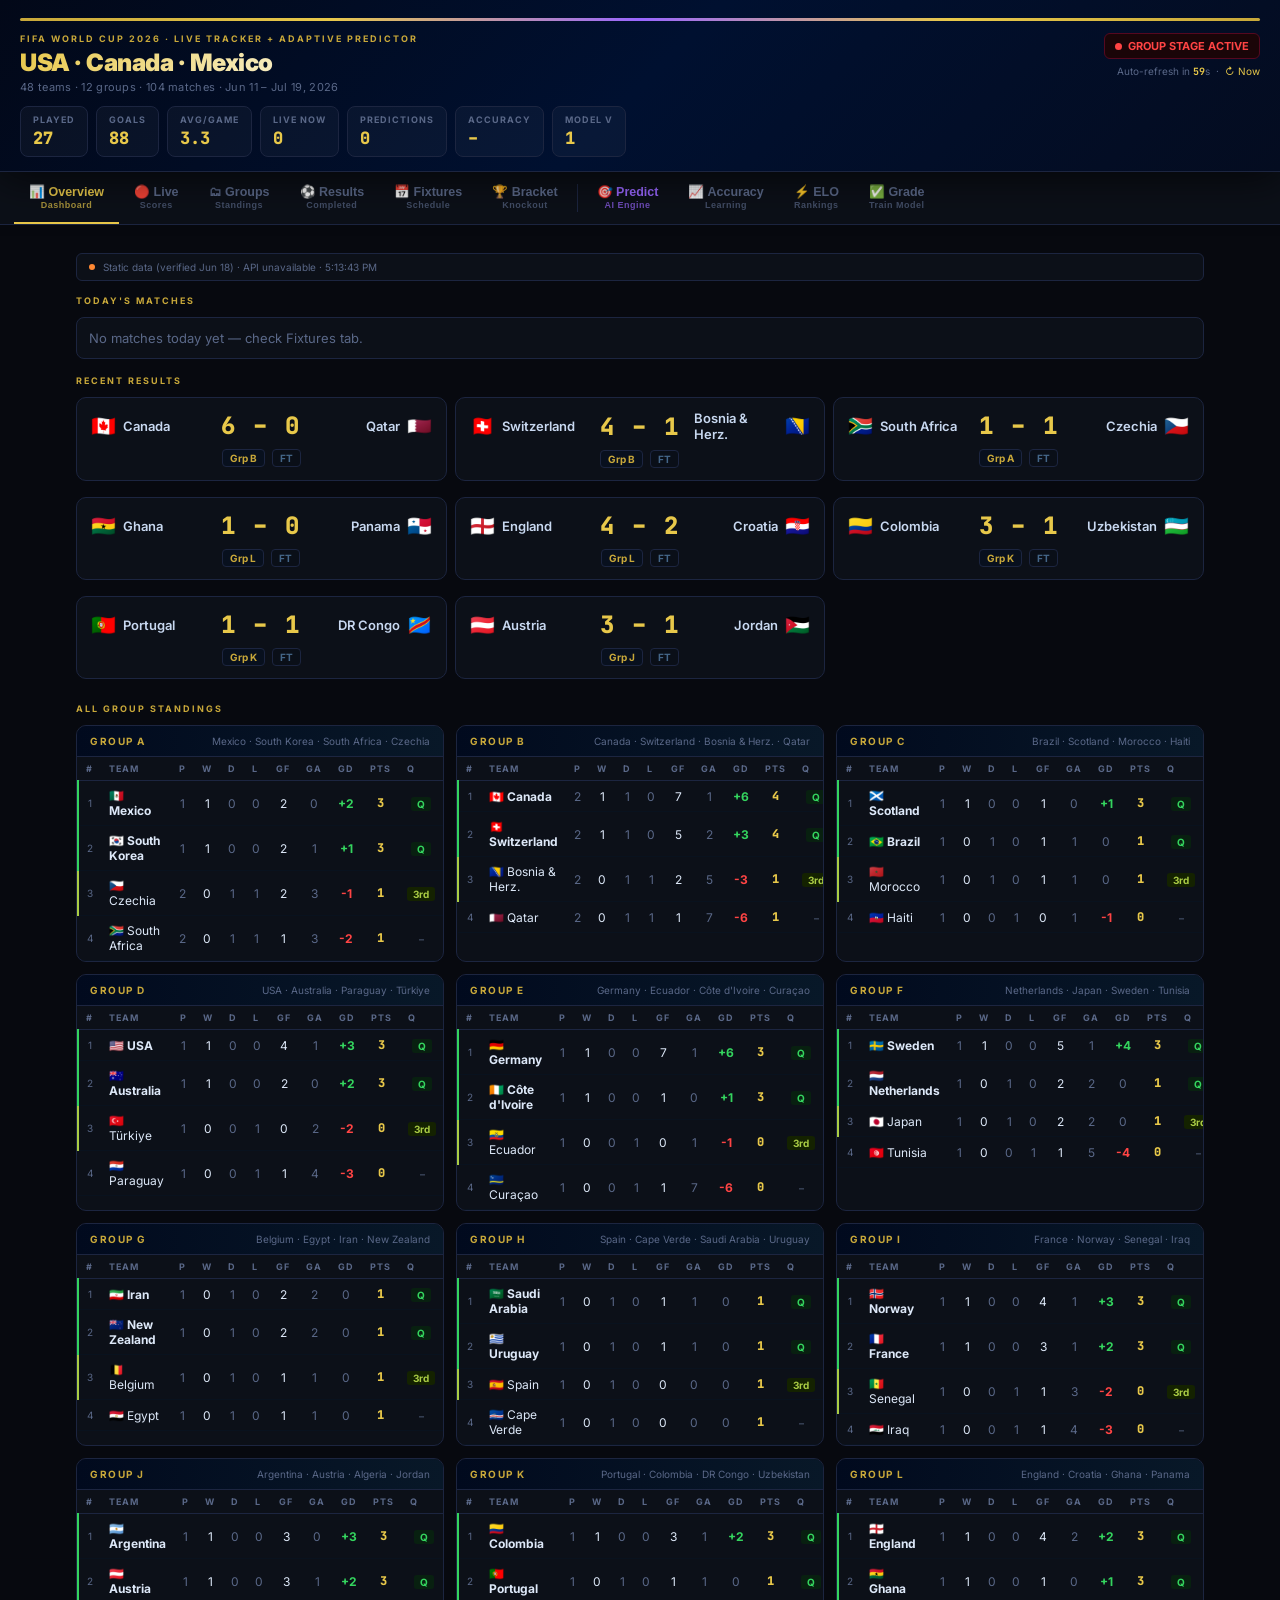
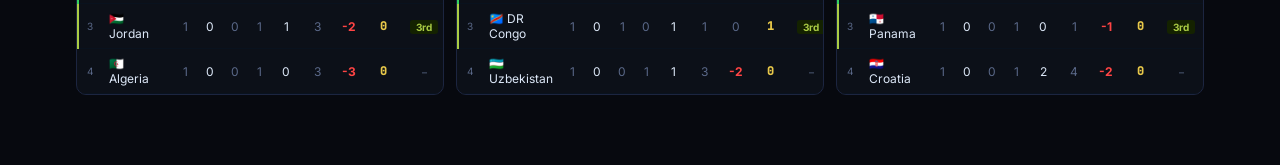
<file: wc2026-tracker-index.html>
<!DOCTYPE html>
<html lang="en">
<head>
<meta charset="UTF-8"/>
<meta name="viewport" content="width=device-width,initial-scale=1"/>
<meta name="description" content="FIFA World Cup 2026 Live Tracker + Adaptive Match Predictor. Live scores, standings, bracket, and an ELO model that learns from every result."/>
<title>⚽ FIFA World Cup 2026 — Live Tracker & Predictor</title>
<link rel="icon" href="data:image/svg+xml,<svg xmlns='http://www.w3.org/2000/svg' viewBox='0 0 100 100'><text y='.9em' font-size='90'>⚽</text></svg>"/>
<link rel="preconnect" href="https://fonts.googleapis.com"/>
<link href="https://fonts.googleapis.com/css2?family=Inter:wght@400;500;600;700;800;900&family=JetBrains+Mono:wght@700&display=swap" rel="stylesheet"/>
<style>
/* ═══════════════════════════════════════════════
   DESIGN TOKENS
═══════════════════════════════════════════════ */
:root {
  --bg:      #07090f;
  --bg2:     #0c1018;
  --bg3:     #101520;
  --border:  #1c2540;
  --border2: #253060;
  --gold:    #e8c84a;
  --gold2:   #c8a83a;
  --text:    #dde8f8;
  --muted:   #5a6888;
  --dim:     #8898bb;
  --green:   #34d45e;
  --red:     #ff4444;
  --blue:    #4488ff;
  --purple:  #9966ff;
  --orange:  #ff8833;
}
*{box-sizing:border-box;margin:0;padding:0}
body{font-family:'Inter',system-ui,sans-serif;background:var(--bg);color:var(--text);min-height:100vh;overflow-x:hidden}
::-webkit-scrollbar{width:4px;height:4px;background:var(--bg)}
::-webkit-scrollbar-thumb{background:var(--border);border-radius:2px}

/* ═══════════════════════════════════════════════
   LOADING SCREEN
═══════════════════════════════════════════════ */
#loading-screen{
  position:fixed;inset:0;background:var(--bg);
  display:flex;align-items:center;justify-content:center;
  flex-direction:column;gap:14px;z-index:9999;
  transition:opacity .4s;
}
#loading-screen.hidden{opacity:0;pointer-events:none}
.loader{width:40px;height:40px;border:3px solid var(--border2);border-top-color:var(--gold);border-radius:50%;animation:spin .8s linear infinite}
.loading-text{color:var(--dim);font-size:13px;letter-spacing:.5px}
.loading-sub{color:var(--muted);font-size:11px}

/* ═══════════════════════════════════════════════
   HEADER
═══════════════════════════════════════════════ */
header{
  background:linear-gradient(135deg,#020818 0%,#001030 50%,#040c20 100%);
  border-bottom:1px solid var(--border);
  padding:18px 20px 14px;
  position:sticky;top:0;z-index:100;
  box-shadow:0 4px 40px rgba(0,0,0,.7);
}
.header-accent{height:3px;background:linear-gradient(90deg,var(--gold2),var(--gold),var(--purple),var(--gold),var(--gold2));margin-bottom:12px;border-radius:2px}
.header-row{display:flex;align-items:flex-start;justify-content:space-between;flex-wrap:wrap;gap:10px}
.header-title{font-size:clamp(15px,2.5vw,24px);font-weight:900;background:linear-gradient(135deg,var(--gold),#fff);-webkit-background-clip:text;-webkit-text-fill-color:transparent;letter-spacing:-0.5px}
.header-sub{font-size:11px;color:var(--muted);margin-top:3px;letter-spacing:.3px}
.eyebrow{font-size:9px;font-weight:700;letter-spacing:2px;color:var(--gold2);text-transform:uppercase;margin-bottom:4px}
.header-right{display:flex;flex-direction:column;align-items:flex-end;gap:6px}
.live-badge{display:flex;align-items:center;gap:6px;background:#1a0508;border:1px solid #550820;border-radius:6px;padding:5px 10px;font-size:11px;font-weight:700;color:var(--red)}
.blip{width:7px;height:7px;border-radius:50%;background:var(--red);animation:pulse 1.2s ease-in-out infinite;flex-shrink:0}
.refresh-info{font-size:10px;color:var(--muted)}
#countdown{color:var(--gold);font-weight:700;font-family:'JetBrains Mono',monospace}
.refresh-link{color:var(--gold);text-decoration:none;cursor:pointer}

/* ═══════════════════════════════════════════════
   STATS BAR
═══════════════════════════════════════════════ */
.stats-bar{display:flex;gap:8px;flex-wrap:wrap;margin-top:12px}
.stat{background:rgba(255,255,255,.03);border:1px solid var(--border);border-radius:8px;padding:7px 12px}
.stat-label{font-size:9px;color:var(--muted);font-weight:700;letter-spacing:1px;text-transform:uppercase;margin-bottom:2px}
.stat-val{font-size:17px;font-weight:900;color:var(--gold);font-family:'JetBrains Mono',monospace}

/* ═══════════════════════════════════════════════
   NAVIGATION
═══════════════════════════════════════════════ */
nav{display:flex;background:var(--bg2);border-bottom:1px solid var(--border);overflow-x:auto;padding:0 14px;-ms-overflow-style:none;scrollbar-width:none}
nav::-webkit-scrollbar{display:none}
.nav-section{display:flex;align-items:center}
.nav-divider{width:1px;height:28px;background:var(--border);margin:0 4px;flex-shrink:0;align-self:center}
.tab{padding:12px 15px;font-size:12.5px;font-weight:600;background:transparent;border:none;color:var(--muted);cursor:pointer;border-bottom:2px solid transparent;white-space:nowrap;transition:color .15s}
.tab.active{color:var(--gold);border-bottom-color:var(--gold)}
.tab:hover:not(.active){color:var(--dim)}
.tab-label-sm{font-size:9px;display:block;text-align:center;letter-spacing:.5px;opacity:.7;margin-top:1px}

/* ═══════════════════════════════════════════════
   MAIN LAYOUT
═══════════════════════════════════════════════ */
main{padding:16px 16px 70px;max-width:1160px;margin:0 auto}
.page{display:none}
.page.active{display:block}
.section-label{font-size:9px;font-weight:700;letter-spacing:2px;color:var(--gold2);text-transform:uppercase;margin-bottom:11px}
.two-col{display:grid;grid-template-columns:1fr 1fr;gap:14px}
@media(max-width:700px){.two-col{grid-template-columns:1fr}}

/* ═══════════════════════════════════════════════
   MATCH CARDS
═══════════════════════════════════════════════ */
.match-card{background:var(--bg2);border:1px solid var(--border);border-radius:10px;padding:12px 14px;margin-bottom:8px;transition:border-color .15s}
.match-card:hover{border-color:var(--border2)}
.match-card.live-now{border-color:#661028;background:#0d0810;animation:livepulse 2s ease-in-out infinite}
.match-card.has-pred{border-left:3px solid var(--purple)}
.match-teams{display:flex;align-items:center;justify-content:space-between;gap:8px}
.team{flex:1;display:flex;align-items:center;gap:7px}
.team.away{flex-direction:row-reverse}
.team-flag{font-size:20px;line-height:1;flex-shrink:0}
.team-name{font-size:13px;font-weight:600;color:#c8d8f0}
.score-box{text-align:center;padding:0 6px;min-width:58px}
.score{font-size:24px;font-weight:900;color:var(--gold);font-family:'JetBrains Mono',monospace;letter-spacing:2px}
.score-vs{font-size:13px;color:var(--muted);font-weight:600}
.match-meta{display:flex;align-items:center;justify-content:center;gap:7px;margin-top:8px;flex-wrap:wrap}
.badge{display:inline-block;padding:2px 7px;border-radius:4px;font-size:10px;font-weight:700}
.badge-group{background:#08101e;border:1px solid var(--border);color:var(--gold2)}
.badge-ft{background:#0a0f18;border:1px solid var(--border);color:#446688}
.badge-live{background:#1a0508;border:1px solid #552020;color:var(--red)}
.badge-upcoming{background:#080e1c;border:1px solid var(--border);color:#5577aa}
.pred-mini{font-size:10px;color:var(--purple);font-weight:600;margin-top:3px;text-align:center}

/* prediction overlay on match card */
.prob-strip{display:flex;height:5px;border-radius:2px;overflow:hidden;margin-top:7px}
.prob-h{background:#1a4020;transition:width .5s}
.prob-d{background:#2a2a10;transition:width .5s}
.prob-a{background:#3a0808;transition:width .5s}

/* ═══════════════════════════════════════════════
   STANDINGS TABLE
═══════════════════════════════════════════════ */
.groups-grid{display:grid;grid-template-columns:repeat(auto-fill,minmax(340px,1fr));gap:12px}
.group-card{background:var(--bg2);border:1px solid var(--border);border-radius:10px;overflow:hidden}
.group-header{background:linear-gradient(90deg,#010a1e,#081828);padding:9px 13px;border-bottom:1px solid var(--border);display:flex;align-items:center;justify-content:space-between}
.group-title{font-size:10px;font-weight:700;letter-spacing:1.5px;color:var(--gold2);text-transform:uppercase}
.group-hint{font-size:10px;color:var(--muted)}
table{width:100%;border-collapse:collapse}
th{font-size:9px;color:var(--muted);font-weight:700;letter-spacing:1px;padding:6px 8px;text-align:left;border-bottom:1px solid var(--border);text-transform:uppercase}
td{padding:7px 8px;font-size:12px;border-bottom:1px solid #09121e;vertical-align:middle}
tr.qual td:first-child{border-left:2px solid var(--green)}
tr.third td:first-child{border-left:2px solid #aacc44}
td.ctr{text-align:center}
td.pts-cell{font-weight:900;color:var(--gold);font-family:'JetBrains Mono',monospace;text-align:center}
td.gd-pos{color:var(--green);font-weight:700;text-align:center}
td.gd-neg{color:var(--red);font-weight:700;text-align:center}
td.gd-zero{color:var(--muted);text-align:center}
.q-q{display:inline-block;padding:1px 6px;border-radius:3px;font-size:10px;font-weight:700;background:#082010;color:var(--green)}
.q-3{display:inline-block;padding:1px 6px;border-radius:3px;font-size:10px;font-weight:700;background:#142200;color:#aacc44}
.q-x{color:var(--muted);font-size:10px}

/* ═══════════════════════════════════════════════
   PREDICTOR STYLES
═══════════════════════════════════════════════ */
.pred-card{background:var(--bg2);border:1px solid var(--border2);border-radius:12px;padding:16px;margin-bottom:12px;transition:border-color .2s}
.pred-card:hover{border-color:var(--purple)}
.pred-teams{display:flex;align-items:center;justify-content:space-between;gap:8px;margin-bottom:14px}
.pred-team{flex:1;text-align:center}
.pred-flag{font-size:30px;display:block;margin-bottom:4px}
.pred-name{font-size:13px;font-weight:700;color:#c8d8f0}
.pred-elo{font-size:10px;color:var(--muted);margin-top:2px;font-family:'JetBrains Mono',monospace}
.pred-center{text-align:center;padding:0 6px}
.pred-score-display{font-size:26px;font-weight:900;color:var(--gold);font-family:'JetBrains Mono',monospace;letter-spacing:3px}
.pred-date{font-size:10px;color:var(--gold2);margin-top:4px}
.pred-venue{font-size:10px;color:var(--muted);margin-top:2px}
.bar-labels{display:flex;justify-content:space-between;font-size:11px;margin-bottom:3px}
.bar-outer{background:#0a1020;border-radius:4px;height:22px;overflow:hidden;display:flex}
.bar-h{background:linear-gradient(90deg,#1a4020,#2a7030);display:flex;align-items:center;justify-content:center;font-size:10px;font-weight:700;color:var(--green);transition:width .6s;min-width:0}
.bar-d{background:linear-gradient(90deg,#2a2a10,#3a3a18);display:flex;align-items:center;justify-content:center;font-size:10px;font-weight:700;color:var(--gold);transition:width .6s;min-width:0}
.bar-a{background:linear-gradient(90deg,#3a0808,#601010);display:flex;align-items:center;justify-content:center;font-size:10px;font-weight:700;color:var(--red);transition:width .6s;min-width:0}
.conf-row{display:flex;align-items:center;gap:8px;margin-top:10px}
.conf-bar-outer{flex:1;background:#0a1020;border-radius:4px;height:6px;overflow:hidden}
.conf-bar-fill{height:100%;border-radius:4px;transition:width .6s}
.factors{margin-top:10px;font-size:11px;color:var(--muted);line-height:1.7}
.pick-row{display:flex;gap:8px;margin-top:12px}
.pick-btn{flex:1;padding:8px 4px;border-radius:6px;font-weight:700;font-size:12px;cursor:pointer;transition:all .15s;font-family:'Inter',sans-serif}
.pick-saved{font-size:11px;color:var(--dim);margin-top:7px;text-align:center}

/* Grade tab */
.grade-card{background:var(--bg2);border:1px solid var(--border);border-radius:10px;padding:14px;margin-bottom:10px}
.grade-teams{display:flex;align-items:center;gap:8px;margin-bottom:11px;flex-wrap:wrap}
.score-input{width:52px;padding:7px;text-align:center;background:#06090f;border:1px solid var(--border2);border-radius:6px;color:var(--gold);font-size:18px;font-weight:900;font-family:'JetBrains Mono',monospace}
.score-input:focus{outline:none;border-color:var(--gold)}
.grade-feedback{margin-top:10px;font-size:12px;padding:8px 12px;border-radius:6px}
.grade-feedback.correct{background:#082010;border:1px solid #1a4020;color:var(--green)}
.grade-feedback.wrong{background:#1a0808;border:1px solid #401010;color:#ff8888}

/* Accuracy / History */
.acc-metrics{display:flex;gap:14px;justify-content:space-around;flex-wrap:wrap;margin-bottom:16px}
.metric{display:flex;flex-direction:column;align-items:center}
.metric-val{font-size:26px;font-weight:900;font-family:'JetBrains Mono',monospace}
.metric-label{font-size:9px;color:var(--muted);letter-spacing:1px;text-transform:uppercase;margin-top:3px}
.hist-row{background:var(--bg3);border-radius:7px;padding:9px 12px;margin-bottom:6px;display:flex;align-items:center;gap:9px;flex-wrap:wrap}
.tag-correct{display:inline-block;padding:2px 7px;border-radius:4px;font-size:10px;font-weight:700;background:#082010;color:var(--green)}
.tag-wrong{display:inline-block;padding:2px 7px;border-radius:4px;font-size:10px;font-weight:700;background:#1a0808;color:var(--red)}

/* ELO table */
.elo-row{padding:7px 14px;border-bottom:1px solid #09121e;display:flex;align-items:center;gap:9px}
.elo-bar-wrap{flex:2;background:#0a1020;border-radius:3px;height:7px;overflow:hidden}
.elo-bar-fill{height:100%;border-radius:3px;transition:width .4s}

/* Bracket */
.bracket-grid{display:grid;grid-template-columns:repeat(auto-fill,minmax(200px,1fr));gap:8px;margin-bottom:20px}
.bracket-match{background:var(--bg2);border:1px solid var(--border);border-radius:8px;padding:10px 12px}
.bracket-id{font-size:9px;color:var(--gold2);font-weight:700;letter-spacing:1px;margin-bottom:6px}
.bracket-slot{background:#07101e;border-radius:4px;padding:5px 8px;font-size:11.5px;color:#99aabb;margin:3px 0}
.bracket-slot.filled{color:var(--text);font-weight:600}
.bracket-vs{text-align:center;font-size:9px;color:#223344;margin:1px 0}
.knockout-row{display:flex;flex-wrap:wrap;gap:10px}
.knockout-card{background:var(--bg2);border:1px solid var(--border);border-radius:8px;padding:12px 16px;text-align:center;min-width:150px;opacity:.65}

/* Upcoming list */
.upcoming-item{background:var(--bg2);border:1px solid var(--border);border-radius:8px;padding:10px 13px;margin-bottom:7px;display:flex;align-items:center;gap:9px;flex-wrap:wrap}

/* Status bar */
#status-bar{font-size:10px;color:var(--muted);margin-top:12px;padding:7px 12px;background:var(--bg2);border:1px solid var(--border);border-radius:6px;display:flex;align-items:center;gap:8px;flex-wrap:wrap}
.sdot{width:6px;height:6px;border-radius:50%;flex-shrink:0}
.sdot.ok{background:var(--green)}
.sdot.warn{background:var(--orange)}
.sdot.loading{background:var(--gold);animation:pulse .8s ease-in-out infinite}
.sdot.error{background:var(--red)}

/* Buttons */
.btn-gold{background:linear-gradient(135deg,var(--gold2),var(--gold));color:#000;border:none;border-radius:6px;padding:8px 14px;font-weight:800;font-size:12px;cursor:pointer;font-family:'Inter',sans-serif;letter-spacing:.3px}
.btn-gold:disabled{opacity:.5;cursor:not-allowed}
.spinner{display:inline-block;width:13px;height:13px;border:2px solid #333;border-top-color:var(--gold);border-radius:50%;animation:spin .8s linear infinite;vertical-align:middle;margin-left:5px}

/* AI box */
.ai-box{background:#060d1a;border:1px solid #1a3060;border-radius:10px;padding:14px;margin-top:12px}
.ai-result{font-size:13px;color:#aabbcc;line-height:1.75;white-space:pre-wrap;margin-top:10px}
.ai-placeholder{font-size:12px;color:#334466;margin-top:8px}

/* Info callout */
.callout{background:#080e1a;border:1px solid var(--border);border-radius:8px;padding:12px;font-size:12px;color:var(--dim);line-height:1.7;margin-bottom:14px}
.callout strong{color:var(--gold)}

/* Animations */
@keyframes spin{to{transform:rotate(360deg)}}
@keyframes pulse{0%,100%{opacity:1}50%{opacity:.3}}
@keyframes livepulse{0%,100%{border-color:#661028}50%{border-color:#aa1030}}
@keyframes fadein{from{opacity:0;transform:translateY(8px)}to{opacity:1;transform:translateY(0)}}
.fadein{animation:fadein .3s ease}
</style>
</head>
<body>

<!-- LOADING -->
<div id="loading-screen">
  <div class="loader"></div>
  <div class="loading-text">⚽ FIFA World Cup 2026</div>
  <div class="loading-sub">Loading live data & prediction model…</div>
</div>

<!-- HEADER -->
<header>
  <div class="header-accent"></div>
  <div class="header-row">
    <div>
      <div class="eyebrow">FIFA World Cup 2026 · Live Tracker + Adaptive Predictor</div>
      <div class="header-title">USA · Canada · Mexico</div>
      <div class="header-sub">48 teams · 12 groups · 104 matches · Jun 11 – Jul 19, 2026</div>
    </div>
    <div class="header-right">
      <div class="live-badge"><span class="blip"></span>GROUP STAGE ACTIVE</div>
      <div class="refresh-info">
        Auto-refresh in <span id="countdown">60</span>s &nbsp;·&nbsp;
        <span class="refresh-link" onclick="manualRefresh()">↻ Now</span>
      </div>
    </div>
  </div>
  <div class="stats-bar">
    <div class="stat"><div class="stat-label">Played</div><div class="stat-val" id="s-played">–</div></div>
    <div class="stat"><div class="stat-label">Goals</div><div class="stat-val" id="s-goals">–</div></div>
    <div class="stat"><div class="stat-label">Avg/Game</div><div class="stat-val" id="s-avg">–</div></div>
    <div class="stat"><div class="stat-label">Live Now</div><div class="stat-val" id="s-live">0</div></div>
    <div class="stat"><div class="stat-label">Predictions</div><div class="stat-val" id="s-preds">–</div></div>
    <div class="stat"><div class="stat-label">Accuracy</div><div class="stat-val" id="s-acc">–</div></div>
    <div class="stat"><div class="stat-label">Model v</div><div class="stat-val" id="s-mv">1</div></div>
  </div>
</header>

<!-- NAV -->
<nav>
  <div class="nav-section">
    <button class="tab active" onclick="showTab('overview',this)">📊 Overview<span class="tab-label-sm">Dashboard</span></button>
    <button class="tab" onclick="showTab('live',this)">🔴 Live<span class="tab-label-sm">Scores</span></button>
    <button class="tab" onclick="showTab('groups',this)">🗂 Groups<span class="tab-label-sm">Standings</span></button>
    <button class="tab" onclick="showTab('results',this)">⚽ Results<span class="tab-label-sm">Completed</span></button>
    <button class="tab" onclick="showTab('upcoming',this)">📅 Fixtures<span class="tab-label-sm">Schedule</span></button>
    <button class="tab" onclick="showTab('bracket',this)">🏆 Bracket<span class="tab-label-sm">Knockout</span></button>
  </div>
  <div class="nav-divider"></div>
  <div class="nav-section">
    <button class="tab" onclick="showTab('predict',this)" style="color:var(--purple)">🎯 Predict<span class="tab-label-sm">AI Engine</span></button>
    <button class="tab" onclick="showTab('accuracy',this)">📈 Accuracy<span class="tab-label-sm">Learning</span></button>
    <button class="tab" onclick="showTab('elo',this)">⚡ ELO<span class="tab-label-sm">Rankings</span></button>
    <button class="tab" onclick="showTab('grade',this)">✅ Grade<span class="tab-label-sm">Train Model</span></button>
  </div>
</nav>

<!-- MAIN -->
<main>
  <div id="status-bar"><span class="sdot loading" id="sdot"></span><span id="stext">Connecting…</span></div>

  <!-- OVERVIEW -->
  <div id="page-overview" class="page active">
    <div style="margin-top:14px" class="section-label">Today's Matches</div>
    <div id="ov-today"></div>
    <div class="section-label" style="margin-top:16px">Recent Results</div>
    <div id="ov-recent" style="display:grid;grid-template-columns:repeat(auto-fill,minmax(300px,1fr));gap:8px"></div>
    <div class="section-label" style="margin-top:16px">All Group Standings</div>
    <div id="ov-standings" class="groups-grid"></div>
  </div>

  <!-- LIVE SCORES -->
  <div id="page-live" class="page">
    <div style="margin-top:14px" class="section-label">Live Now</div>
    <div id="live-now"></div>
    <div class="section-label" style="margin-top:16px">Up Next (48 hours)</div>
    <div id="live-next" style="display:grid;grid-template-columns:repeat(auto-fill,minmax(300px,1fr));gap:8px"></div>
  </div>

  <!-- GROUPS -->
  <div id="page-groups" class="page">
    <div style="margin-top:14px;display:flex;gap:6px;flex-wrap:wrap;margin-bottom:16px" id="grp-picker"></div>
    <div id="grp-detail"></div>
  </div>

  <!-- RESULTS -->
  <div id="page-results" class="page">
    <div style="margin-top:14px" class="section-label" id="res-label">Completed Matches</div>
    <div id="all-results" style="display:grid;grid-template-columns:repeat(auto-fill,minmax(300px,1fr));gap:8px"></div>
  </div>

  <!-- FIXTURES -->
  <div id="page-upcoming" class="page">
    <div style="margin-top:14px" class="section-label">Upcoming Fixtures</div>
    <div id="upcoming-list"></div>
  </div>

  <!-- BRACKET -->
  <div id="page-bracket" class="page">
    <div style="margin-top:14px" class="section-label">Round of 32 — Knockout Pathway (Jun 28 – Jul 3)</div>
    <div id="bkt-r32" class="bracket-grid"></div>
    <div class="section-label">Later Rounds</div>
    <div id="bkt-later" class="knockout-row"></div>
  </div>

  <!-- PREDICT -->
  <div id="page-predict" class="page">
    <div style="margin-top:14px" class="callout">
      <strong>How the engine works:</strong> Each match runs through a 3-layer model — ELO ratings (seeded from FIFA Nov 2025 rankings and updated after every result), form weighting (last 3 results, newest weighted heaviest), and learned matchup bias (applied when the model gets a prediction wrong). Your picks are saved. Go to <strong>✅ Grade</strong> after each match to feed the real score back in and make the model smarter.
    </div>
    <div class="section-label">Upcoming Matches — Predictions</div>
    <div id="pred-list"></div>
    <div class="ai-box">
      <div style="display:flex;align-items:center;justify-content:space-between;margin-bottom:8px">
        <div class="section-label" style="margin-bottom:0">⚡ AI Analyst — Model Insights</div>
        <button class="btn-gold" onclick="runAI()">Run Analysis</button>
      </div>
      <div id="ai-result" class="ai-placeholder">Click to get AI insight on model uncertainty, blind spots, and high-confidence picks based on current ELO and history.</div>
    </div>
  </div>

  <!-- ACCURACY -->
  <div id="page-accuracy" class="page">
    <div style="margin-top:14px" class="section-label">Model Performance</div>
    <div style="background:var(--bg2);border:1px solid var(--border);border-radius:10px;padding:16px;margin-bottom:12px">
      <div class="acc-metrics" id="acc-metrics"></div>
      <div class="section-label" id="hist-label">Prediction History</div>
      <div id="pred-history"></div>
    </div>
    <div style="background:var(--bg2);border:1px solid var(--border);border-radius:10px;padding:16px" id="bias-section" style="display:none">
      <div class="section-label">Learned Matchup Biases</div>
      <div style="font-size:11px;color:var(--muted);margin-bottom:10px">Applied after wrong predictions. Model corrects these probabilities going forward.</div>
      <div id="bias-list"></div>
    </div>
  </div>

  <!-- ELO -->
  <div id="page-elo" class="page">
    <div style="margin-top:14px" class="section-label">Live ELO Rankings — Updated After Every Result</div>
    <div style="font-size:11px;color:var(--muted);margin-bottom:14px;line-height:1.6">Seeded from FIFA Nov 2025 rankings. Recomputed through all <span id="elo-match-count">27</span> completed matches. K-factor: 32. Delta = change from starting value.</div>
    <div style="background:var(--bg2);border:1px solid var(--border);border-radius:10px;overflow:hidden">
      <div style="background:linear-gradient(90deg,#010a1e,#081828);padding:9px 14px;border-bottom:1px solid var(--border)">
        <span style="font-size:10px;font-weight:700;letter-spacing:1.5px;color:var(--gold2);text-transform:uppercase">All 48 Teams — Current ELO</span>
      </div>
      <div id="elo-list"></div>
    </div>
  </div>

  <!-- GRADE -->
  <div id="page-grade" class="page">
    <div style="margin-top:14px" class="callout">
      <strong>Training the model:</strong> Enter the real final score for any match. The model will: (1) check if it predicted correctly, (2) update ELO for both teams, (3) apply a Bayesian bias correction if it was wrong, (4) increment model version and save permanently to localStorage so learning persists across sessions.
    </div>
    <div class="section-label">Enter Final Scores — Feed Results into Model</div>
    <div id="grade-list"></div>
  </div>

</main>

<script>
'use strict';
// ╔══════════════════════════════════════════════════════════╗
// ║  WORLD CUP 2026 — LIVE TRACKER + ADAPTIVE PREDICTOR    ║
// ║  Single-file · localStorage persistence · No build step ║
// ╚══════════════════════════════════════════════════════════╝

// ─────────────────────────────────────────────────────────────
// STATIC DATA
// ─────────────────────────────────────────────────────────────
const GROUPS_META = {
  A:["Mexico","South Korea","South Africa","Czechia"],
  B:["Canada","Switzerland","Bosnia & Herz.","Qatar"],
  C:["Brazil","Scotland","Morocco","Haiti"],
  D:["USA","Australia","Paraguay","Türkiye"],
  E:["Germany","Ecuador","Côte d'Ivoire","Curaçao"],
  F:["Netherlands","Japan","Sweden","Tunisia"],
  G:["Belgium","Egypt","Iran","New Zealand"],
  H:["Spain","Cape Verde","Saudi Arabia","Uruguay"],
  I:["France","Norway","Senegal","Iraq"],
  J:["Argentina","Austria","Algeria","Jordan"],
  K:["Portugal","Colombia","DR Congo","Uzbekistan"],
  L:["England","Croatia","Ghana","Panama"],
};

const FLAGS = {
  "Mexico":"🇲🇽","South Africa":"🇿🇦","South Korea":"🇰🇷","Czechia":"🇨🇿","Canada":"🇨🇦",
  "Switzerland":"🇨🇭","Bosnia & Herz.":"🇧🇦","Qatar":"🇶🇦","Brazil":"🇧🇷","Scotland":"🏴󠁧󠁢󠁳󠁣󠁴󠁿",
  "Morocco":"🇲🇦","Haiti":"🇭🇹","USA":"🇺🇸","Australia":"🇦🇺","Paraguay":"🇵🇾","Türkiye":"🇹🇷",
  "Germany":"🇩🇪","Ecuador":"🇪🇨","Côte d'Ivoire":"🇨🇮","Curaçao":"🇨🇼","Netherlands":"🇳🇱",
  "Japan":"🇯🇵","Sweden":"🇸🇪","Tunisia":"🇹🇳","Belgium":"🇧🇪","Egypt":"🇪🇬","Iran":"🇮🇷",
  "New Zealand":"🇳🇿","Spain":"🇪🇸","Cape Verde":"🇨🇻","Saudi Arabia":"🇸🇦","Uruguay":"🇺🇾",
  "France":"🇫🇷","Norway":"🇳🇴","Senegal":"🇸🇳","Iraq":"🇮🇶","Argentina":"🇦🇷","Austria":"🇦🇹",
  "Algeria":"🇩🇿","Jordan":"🇯🇴","Portugal":"🇵🇹","Colombia":"🇨🇴","DR Congo":"🇨🇩","Uzbekistan":"🇺🇿",
  "England":"🏴󠁧󠁢󠁥󠁮󠁧󠁿","Croatia":"🇭🇷","Ghana":"🇬🇭","Panama":"🇵🇦",
};
const F = t => FLAGS[t] || "🏳";

const FALLBACK_RESULTS = [
  {group:"A",home:"Mexico",away:"South Africa",hg:2,ag:0,date:"Jun 11",status:"FT"},
  {group:"A",home:"South Korea",away:"Czechia",hg:2,ag:1,date:"Jun 11",status:"FT"},
  {group:"B",home:"Canada",away:"Bosnia & Herz.",hg:1,ag:1,date:"Jun 12",status:"FT"},
  {group:"D",home:"USA",away:"Paraguay",hg:4,ag:1,date:"Jun 12",status:"FT"},
  {group:"C",home:"Scotland",away:"Haiti",hg:1,ag:0,date:"Jun 13",status:"FT"},
  {group:"D",home:"Australia",away:"Türkiye",hg:2,ag:0,date:"Jun 13",status:"FT"},
  {group:"B",home:"Qatar",away:"Switzerland",hg:1,ag:1,date:"Jun 13",status:"FT"},
  {group:"E",home:"Germany",away:"Curaçao",hg:7,ag:1,date:"Jun 14",status:"FT"},
  {group:"E",home:"Côte d'Ivoire",away:"Ecuador",hg:1,ag:0,date:"Jun 14",status:"FT"},
  {group:"F",home:"Netherlands",away:"Japan",hg:2,ag:2,date:"Jun 14",status:"FT"},
  {group:"F",home:"Sweden",away:"Tunisia",hg:5,ag:1,date:"Jun 14",status:"FT"},
  {group:"C",home:"Brazil",away:"Morocco",hg:1,ag:1,date:"Jun 14",status:"FT"},
  {group:"G",home:"Belgium",away:"Egypt",hg:1,ag:1,date:"Jun 15",status:"FT"},
  {group:"G",home:"Iran",away:"New Zealand",hg:2,ag:2,date:"Jun 15",status:"FT"},
  {group:"H",home:"Spain",away:"Cape Verde",hg:0,ag:0,date:"Jun 15",status:"FT"},
  {group:"H",home:"Saudi Arabia",away:"Uruguay",hg:1,ag:1,date:"Jun 15",status:"FT"},
  {group:"I",home:"France",away:"Senegal",hg:3,ag:1,date:"Jun 16",status:"FT"},
  {group:"I",home:"Norway",away:"Iraq",hg:4,ag:1,date:"Jun 16",status:"FT"},
  {group:"J",home:"Argentina",away:"Algeria",hg:3,ag:0,date:"Jun 16",status:"FT"},
  {group:"J",home:"Austria",away:"Jordan",hg:3,ag:1,date:"Jun 17",status:"FT"},
  {group:"K",home:"Portugal",away:"DR Congo",hg:1,ag:1,date:"Jun 17",status:"FT"},
  {group:"K",home:"Colombia",away:"Uzbekistan",hg:3,ag:1,date:"Jun 17",status:"FT"},
  {group:"L",home:"England",away:"Croatia",hg:4,ag:2,date:"Jun 17",status:"FT"},
  {group:"L",home:"Ghana",away:"Panama",hg:1,ag:0,date:"Jun 17",status:"FT"},
  {group:"A",home:"South Africa",away:"Czechia",hg:1,ag:1,date:"Jun 18",status:"FT"},
  {group:"B",home:"Switzerland",away:"Bosnia & Herz.",hg:4,ag:1,date:"Jun 18",status:"FT"},
  {group:"B",home:"Canada",away:"Qatar",hg:6,ag:0,date:"Jun 18",status:"FT"},
];

const FALLBACK_UPCOMING = [
  {group:"A",home:"Mexico",away:"South Korea",date:"Jun 18",time:"9 PM ET",venue:"Guadalajara"},
  {group:"D",home:"USA",away:"Australia",date:"Jun 19",time:"3 PM ET",venue:"Seattle"},
  {group:"C",home:"Morocco",away:"Haiti",date:"Jun 19",time:"6 PM ET",venue:"Dallas"},
  {group:"C",home:"Brazil",away:"Scotland",date:"Jun 20",time:"9 PM ET",venue:"Miami"},
  {group:"D",home:"Paraguay",away:"Türkiye",date:"Jun 20",time:"10 PM ET",venue:"San Francisco"},
  {group:"E",home:"Germany",away:"Côte d'Ivoire",date:"Jun 20",time:"4 PM ET",venue:"Toronto"},
  {group:"F",home:"Netherlands",away:"Sweden",date:"Jun 20",time:"1 PM ET",venue:"Houston"},
  {group:"F",home:"Japan",away:"Tunisia",date:"Jun 21",time:"12 AM ET",venue:"Kansas City"},
  {group:"G",home:"Belgium",away:"Iran",date:"Jun 21",time:"3 PM ET",venue:"Los Angeles"},
  {group:"H",home:"Spain",away:"Saudi Arabia",date:"Jun 21",time:"12 PM ET",venue:"Atlanta"},
  {group:"G",home:"New Zealand",away:"Egypt",date:"Jun 21",time:"6 PM ET",venue:"Vancouver"},
  {group:"H",home:"Uruguay",away:"Cape Verde",date:"Jun 21",time:"6 PM ET",venue:"Miami"},
  {group:"J",home:"Argentina",away:"Austria",date:"Jun 22",time:"1 PM ET",venue:"Dallas"},
  {group:"I",home:"France",away:"Iraq",date:"Jun 22",time:"5 PM ET",venue:"Philadelphia"},
  {group:"I",home:"Norway",away:"Senegal",date:"Jun 22",time:"8 PM ET",venue:"New York/NJ"},
  {group:"J",home:"Jordan",away:"Algeria",date:"Jun 22",time:"11 PM ET",venue:"San Francisco"},
  {group:"K",home:"Portugal",away:"Uzbekistan",date:"Jun 23",time:"1 PM ET",venue:"Houston"},
  {group:"L",home:"England",away:"Ghana",date:"Jun 23",time:"4 PM ET",venue:"Boston"},
  {group:"L",home:"Panama",away:"Croatia",date:"Jun 23",time:"7 PM ET",venue:"Toronto"},
  {group:"K",home:"Colombia",away:"DR Congo",date:"Jun 23",time:"10 PM ET",venue:"Guadalajara"},
  {group:"A",home:"Mexico",away:"Czechia",date:"Jun 25",time:"5 PM ET",venue:"Los Angeles"},
  {group:"A",home:"South Korea",away:"South Africa",date:"Jun 25",time:"5 PM ET",venue:"Houston"},
  {group:"B",home:"Canada",away:"Switzerland",date:"Jun 25",time:"9 PM ET",venue:"Kansas City"},
  {group:"B",home:"Bosnia & Herz.",away:"Qatar",date:"Jun 25",time:"9 PM ET",venue:"Seattle"},
  {group:"C",home:"Brazil",away:"Haiti",date:"Jun 26",time:"5 PM ET",venue:"Dallas"},
  {group:"C",home:"Morocco",away:"Scotland",date:"Jun 26",time:"5 PM ET",venue:"Philadelphia"},
  {group:"D",home:"USA",away:"Türkiye",date:"Jun 26",time:"9 PM ET",venue:"Los Angeles"},
  {group:"D",home:"Australia",away:"Paraguay",date:"Jun 26",time:"9 PM ET",venue:"San Francisco"},
];

const R32 = [
  {id:"M73",d:"Jun 28",t1:"Group A 1st",t2:"Group B 2nd",v:"Los Angeles"},
  {id:"M74",d:"Jun 28",t1:"Group C 1st",t2:"3rd (A/B/D/E)",v:"Boston"},
  {id:"M75",d:"Jun 29",t1:"Group B 1st",t2:"Group A 2nd",v:"Toronto"},
  {id:"M76",d:"Jun 29",t1:"Group D 1st",t2:"3rd (B/C/E/F)",v:"Dallas"},
  {id:"M77",d:"Jun 29",t1:"Group I 1st",t2:"3rd (C/D/F/G/H)",v:"New York/NJ"},
  {id:"M78",d:"Jun 30",t1:"Group E 2nd",t2:"Group I 2nd",v:"Dallas"},
  {id:"M79",d:"Jun 30",t1:"Group F 1st",t2:"3rd (C/E/F/H/I)",v:"Mexico City"},
  {id:"M80",d:"Jun 30",t1:"Group L 1st",t2:"3rd (E/H/I/J/K)",v:"Atlanta"},
  {id:"M81",d:"Jul 1",t1:"Group D 1st",t2:"3rd (B/E/F/I/J)",v:"San Francisco"},
  {id:"M82",d:"Jul 1",t1:"Group G 1st",t2:"3rd (A/E/H/I/J)",v:"Seattle"},
  {id:"M83",d:"Jul 1",t1:"Group F 2nd",t2:"Group E 1st",v:"Kansas City"},
  {id:"M84",d:"Jul 2",t1:"Group H 1st",t2:"Group J 2nd",v:"Los Angeles"},
  {id:"M85",d:"Jul 2",t1:"Group B 1st",t2:"3rd (E/F/G/I/J)",v:"Vancouver"},
  {id:"M86",d:"Jul 3",t1:"Group K 1st",t2:"Group L 2nd",v:"Miami"},
  {id:"M87",d:"Jul 3",t1:"Group J 1st",t2:"Group K 2nd",v:"Houston"},
  {id:"M88",d:"Jul 3",t1:"Group G 2nd",t2:"Group H 2nd",v:"Philadelphia"},
];

// ─────────────────────────────────────────────────────────────
// ELO ENGINE
// ─────────────────────────────────────────────────────────────
const ELO_K = 32;
const BASE_ELO = {
  "Spain":1820,"France":1800,"England":1780,"Portugal":1760,"Argentina":1750,
  "Brazil":1740,"Germany":1720,"Netherlands":1700,"Belgium":1680,"Uruguay":1650,
  "USA":1620,"Mexico":1610,"Colombia":1600,"Croatia":1590,"Japan":1575,
  "Morocco":1560,"Switzerland":1555,"South Korea":1540,"Norway":1535,"Sweden":1520,
  "Ecuador":1505,"Senegal":1500,"Canada":1490,"Australia":1480,"Iran":1465,
  "Saudi Arabia":1455,"Scotland":1445,"Ghana":1430,"Egypt":1420,"Algeria":1410,
  "Côte d'Ivoire":1405,"Tunisia":1395,"Austria":1385,"Czechia":1375,"Panama":1365,
  "New Zealand":1345,"Qatar":1330,"Bosnia & Herz.":1320,"Türkiye":1380,
  "South Africa":1300,"Iraq":1290,"Jordan":1275,"DR Congo":1280,"Uzbekistan":1260,
  "Haiti":1240,"Curaçao":1220,"Cape Verde":1320,"Paraguay":1410,
};

function eloExpected(a,b){ return 1/(1+Math.pow(10,(b-a)/400)); }
function eloUpdate(eloA,eloB,scoreA){
  const exp=eloExpected(eloA,eloB);
  return [Math.round(eloA+ELO_K*(scoreA-exp)), Math.round(eloB+ELO_K*((1-scoreA)-(1-exp)))];
}
function buildElo(results, base){
  const e={...base};
  results.forEach(r=>{
    const h=e[r.home||r.h]||1300, a=e[r.away||r.a]||1300;
    const hs=r.hg??r.hs, as_=r.ag??r.as;
    const sa = hs>as_?1:hs===as_?0.5:0;
    const [nh,na]=eloUpdate(h,a,sa);
    e[r.home||r.h]=nh; e[r.away||r.a]=na;
  });
  return e;
}
function getForm(team,results){
  const rec=results.filter(r=>(r.home||r.h)===team||(r.away||r.a)===team).slice(-3);
  if(!rec.length) return 0.5;
  const ws=[0.4,0.35,0.25];
  return rec.reduce((s,r,i)=>{
    const isHome=(r.home||r.h)===team;
    const hs=r.hg??r.hs, as_=r.ag??r.as;
    const win=isHome?hs>as_:as_>hs;
    const draw=hs===as_;
    return s+ws[i]*(win?1:draw?0.5:0);
  },0);
}
function getAvgGoals(team,results,side){
  const m=results.filter(r=>(r.home||r.h)===team||(r.away||r.a)===team);
  if(!m.length) return side==="scored"?1.5:1.0;
  return m.reduce((s,r)=>{
    const isHome=(r.home||r.h)===team;
    const hs=r.hg??r.hs, as_=r.ag??r.as;
    return s+(side==="scored"?(isHome?hs:as_):(isHome?as_:hs));
  },0)/m.length;
}
function predictMatch(home,away,results,eloR,bias){
  const he=eloR[home]||BASE_ELO[home]||1300;
  const ae=eloR[away]||BASE_ELO[away]||1300;
  const eloP=eloExpected(he,ae);
  const hf=getForm(home,results), af=getForm(away,results);
  const b=bias[`${home}vs${away}`]||0;
  const raw=eloP*0.60+((0.5+(hf-af)*0.5)*0.25)+(0.5+b)*0.15;
  const p=Math.min(0.92,Math.max(0.08,raw));
  const eloDiff=Math.abs(he-ae);
  const dr=Math.max(0.12,0.32-(eloDiff/2000));
  const hw=p*(1-dr), aw=(1-p)*(1-dr);
  const tot=hw+dr+aw;
  const hGF=getAvgGoals(home,results,"scored"), hGA=getAvgGoals(home,results,"conceded");
  const aGF=getAvgGoals(away,results,"scored"), aGA=getAvgGoals(away,results,"conceded");
  const eH=Math.max(0.3,((hGF+aGA)/2)*0.9), eA=Math.max(0.3,((aGF+hGA)/2)*0.9);
  const pH=Math.max(0,Math.round(eH+(p-0.5)*1.2)), pA=Math.max(0,Math.round(eA+(0.5-p)*1.2));
  const leading=Math.max(hw/tot,dr/tot,aw/tot);
  const factors=[];
  if(Math.abs(he-ae)>100) factors.push(`ELO gap: ${he>ae?home:away} +${Math.abs(he-ae)}`);
  if(Math.abs(hf-af)>0.15) factors.push(`Form edge: ${hf>af?home:away}`);
  if(b!==0) factors.push(`Learned bias correction: ${b>0?home:away} (${(Math.abs(b)*100).toFixed(0)}pts)`);
  factors.push(`ELO: ${home} ${he} · ${away} ${ae}`);
  return{hw:hw/tot, dr:dr/tot, aw:aw/tot, score:[pH,pA], conf:Math.round(leading*100), factors, eloH:he, eloA:ae};
}

// ─────────────────────────────────────────────────────────────
// LIVE STATE
// ─────────────────────────────────────────────────────────────
let ST = {results:FALLBACK_RESULTS.slice(), upcoming:FALLBACK_UPCOMING.slice(), live:[], source:"static"};
let ELO = buildElo(FALLBACK_RESULTS, BASE_ELO);
let BIAS   = loadLS("wc26_bias", {});
let HIST   = loadLS("wc26_hist", []);
let PICKS  = loadLS("wc26_picks", {});
let GRADED = loadLS("wc26_graded", {});
let MODEL_V= loadLS("wc26_mv", 1);
let selGrp = "A";
let cdVal  = 60, cdTimer=null;

function loadLS(k,def){ try{const v=localStorage.getItem(k);return v?JSON.parse(v):def;}catch{return def;} }
function saveLS(k,v){ try{localStorage.setItem(k,JSON.stringify(v));}catch{} }

// ─────────────────────────────────────────────────────────────
// DATA FETCH
// ─────────────────────────────────────────────────────────────
async function fetchData(){
  setStatus("loading","Fetching live data…");
  const apis=[
    "https://worldcup2026api.vercel.app/api/matches",
    "https://raw.githubusercontent.com/openfootball/worldcup.json/master/2026/worldcup.json"
  ];
  for(const url of apis){
    try{
      const res=await fetch(url,{signal:AbortSignal.timeout(5000)});
      if(!res.ok) continue;
      const d=await res.json();
      if(url.includes("openfootball")) parseOpenFootball(d);
      else parseAPI(d);
      ELO=buildElo(ST.results, BASE_ELO);
      setStatus("ok",`Live · ${new Date().toLocaleTimeString()} · Source: ${url.includes("openfootball")?"GitHub":"API"}`);
      renderAll(); return;
    }catch(e){}
  }
  useFallback();
}
function parseAPI(d){
  const r=[],u=[],l=[];
  const m=Array.isArray(d)?d:(d.matches||d.data||[]);
  m.forEach(x=>{
    const home=x.home_team?.name||x.homeTeam||"";
    const away=x.away_team?.name||x.awayTeam||"";
    const hg=x.home_score??x.homeScore??null;
    const ag=x.away_score??x.awayScore??null;
    const s=x.status||x.matchStatus||"scheduled";
    const g=(x.group||x.groupId||"?").toString().replace("Group ","").toUpperCase().trim();
    const date=x.date?new Date(x.date).toLocaleDateString("en-US",{month:"short",day:"numeric"}):"TBD";
    const o={group:g,home,away,hg,ag,date,status:s,time:x.time||"",venue:x.venue?.name||x.stadium||""};
    if(["completed","FT","finished"].includes(s)) r.push(o);
    else if(["live","inprogress","LIVE","1H","HT","2H"].includes(s)){o.minute=x.minute||"";l.push(o);}
    else u.push(o);
  });
  if(r.length) ST.results=r;
  if(u.length) ST.upcoming=u;
  ST.live=l; ST.source="api";
}
function parseOpenFootball(d){
  const r=[],u=[];
  (d.rounds||[]).forEach(round=>{
    const g=(round.name||"?").replace(/group\s*/i,"").charAt(0).toUpperCase();
    (round.matches||[]).forEach(m=>{
      const home=m.team1?.name||m.team1||"";
      const away=m.team2?.name||m.team2||"";
      const hg=m.score1??null, ag=m.score2??null;
      const date=m.date||"TBD";
      if(hg!==null) r.push({group:g,home,away,hg,ag,date,status:"FT"});
      else u.push({group:g,home,away,hg:null,ag:null,date,status:"scheduled"});
    });
  });
  if(r.length) ST.results=r;
  if(u.length) ST.upcoming=u;
  ST.live=[]; ST.source="github";
}
function useFallback(){
  setStatus("warn",`Static data (verified Jun 18) · API unavailable · ${new Date().toLocaleTimeString()}`);
  ELO=buildElo(FALLBACK_RESULTS, BASE_ELO);
  renderAll();
}

// ─────────────────────────────────────────────────────────────
// STANDINGS
// ─────────────────────────────────────────────────────────────
function calcStandings(g){
  const teams=GROUPS_META[g]||[];
  const rows={};
  teams.forEach(t=>rows[t]={t,p:0,w:0,d:0,l:0,gf:0,ga:0,pts:0});
  [...ST.results,...ST.live].filter(r=>r.group===g&&r.hg!=null).forEach(r=>{
    const h=rows[r.home],a=rows[r.away];
    if(!h||!a)return;
    h.p++;a.p++;h.gf+=+r.hg;h.ga+=+r.ag;a.gf+=+r.ag;a.ga+=+r.hg;
    if(+r.hg>+r.ag){h.w++;h.pts+=3;a.l++;}
    else if(+r.hg<+r.ag){a.w++;a.pts+=3;h.l++;}
    else{h.d++;h.pts++;a.d++;a.pts++;}
  });
  return Object.values(rows).sort((a,b)=>{
    if(b.pts!==a.pts)return b.pts-a.pts;
    const gda=a.gf-a.ga,gdb=b.gf-b.ga;
    if(gdb!==gda)return gdb-gda;
    return b.gf-a.gf;
  });
}

// ─────────────────────────────────────────────────────────────
// HTML BUILDERS
// ─────────────────────────────────────────────────────────────
function matchCardHTML(r,showPred=false){
  const isLive=["live","inprogress","LIVE","1H","HT","2H"].includes(r.status);
  const isFT=r.hg!=null&&!isLive;
  const isUp=r.hg==null&&!isLive;
  const key=`${r.home}vs${r.away}`;
  const hasPred=PICKS[key]||GRADED[key];
  let pred=null, predStrip="";
  if(showPred&&isUp){
    pred=predictMatch(r.home,r.away,ST.results,ELO,BIAS);
    const hw=Math.round(pred.hw*100),dr=Math.round(pred.dr*100),aw=100-hw-dr;
    predStrip=`<div class="prob-strip"><div class="prob-h" style="width:${hw}%"></div><div class="prob-d" style="width:${dr}%"></div><div class="prob-a" style="width:${aw}%"></div></div>
    <div class="pred-mini">${F(r.home)} ${hw}% · Draw ${dr}% · ${aw}% ${F(r.away)}</div>`;
  }
  const badge=isLive?`<span class="badge badge-live">🔴 LIVE${r.minute?" "+r.minute+"'":""}</span>`
    :isFT?`<span class="badge badge-ft">FT</span>`
    :`<span class="badge badge-upcoming">📅 ${r.date}${r.time?" · "+r.time:""}</span>`;
  return `<div class="match-card${isLive?" live-now":""}${hasPred?" has-pred":""}">
    <div class="match-teams">
      <div class="team"><span class="team-flag">${F(r.home)}</span><span class="team-name">${r.home}</span></div>
      <div class="score-box">${r.hg!=null?`<div class="score">${r.hg}&nbsp;–&nbsp;${r.ag}</div>`:'<div class="score-vs">vs</div>'}</div>
      <div class="team away"><span class="team-flag">${F(r.away)}</span><span class="team-name">${r.away}</span></div>
    </div>
    <div class="match-meta"><span class="badge badge-group">Grp ${r.group}</span>${badge}${r.venue?`<span style="font-size:10px;color:var(--muted)">📍${r.venue}</span>`:""}</div>
    ${predStrip}
  </div>`;
}

function standingsHTML(g){
  const rows=calcStandings(g);
  const trs=rows.map((r,i)=>{
    const gd=r.gf-r.ga;
    const qb=i<2?`<span class="q-q">Q</span>`:i===2?`<span class="q-3">3rd</span>`:`<span class="q-x">–</span>`;
    return `<tr class="${i<2?"qual":i===2?"third":""}">
      <td class="ctr" style="color:var(--muted);font-size:10px">${i+1}</td>
      <td>${F(r.t)} <span style="font-weight:${i<2?700:400}">${r.t}</span></td>
      <td class="ctr" style="color:var(--muted)">${r.p}</td>
      <td class="ctr">${r.w}</td><td class="ctr" style="color:var(--muted)">${r.d}</td><td class="ctr" style="color:var(--muted)">${r.l}</td>
      <td class="ctr">${r.gf}</td><td class="ctr" style="color:var(--muted)">${r.ga}</td>
      <td class="${gd>0?"gd-pos":gd<0?"gd-neg":"gd-zero"}">${r.p>0?(gd>0?"+"+gd:gd):"–"}</td>
      <td class="pts-cell">${r.pts}</td>
      <td class="ctr">${qb}</td>
    </tr>`;
  }).join("");
  return `<div class="group-card">
    <div class="group-header"><span class="group-title">Group ${g}</span><span class="group-hint">${GROUPS_META[g].join(" · ")}</span></div>
    <table><thead><tr><th class="ctr">#</th><th>Team</th><th class="ctr">P</th><th class="ctr">W</th><th class="ctr">D</th><th class="ctr">L</th><th class="ctr">GF</th><th class="ctr">GA</th><th class="ctr">GD</th><th class="ctr">Pts</th><th class="ctr">Q</th></tr></thead>
    <tbody>${trs}</tbody></table>
  </div>`;
}

function predCardHTML(m){
  const key=`${m.home}vs${m.away}`;
  const p=predictMatch(m.home,m.away,ST.results,ELO,BIAS);
  const hw=Math.round(p.hw*100),dr=Math.round(p.dr*100),aw=100-hw-dr;
  const mc=p.hw>p.aw&&p.hw>p.dr?"home":p.aw>p.dr?"away":"draw";
  const mcLabel=mc==="home"?m.home:mc==="away"?m.away:"Draw";
  const mcCol=mc==="home"?"var(--green)":mc==="away"?"var(--red)":"var(--gold)";
  const confCol=p.conf>=60?"var(--green)":p.conf>=45?"var(--gold)":"var(--orange)";
  const userPick=PICKS[key];
  const pickBtnStyle=(pick,col)=>{
    const active=userPick===pick;
    return `border:1px solid ${active?col:"var(--border)"};background:${active?col+"22":"transparent"};color:${active?col:"var(--muted)"}`;
  };
  return `<div class="pred-card" id="pc-${key}">
    <div class="pred-teams">
      <div class="pred-team"><span class="pred-flag">${F(m.home)}</span><div class="pred-name">${m.home}</div><div class="pred-elo">${p.eloH}</div></div>
      <div class="pred-center">
        <div class="pred-score-display">${p.score[0]}–${p.score[1]}</div>
        <div style="font-size:9px;color:var(--muted);text-align:center;margin-top:3px;letter-spacing:1px;text-transform:uppercase">Predicted</div>
        <div class="pred-date">${m.date}${m.time?" · "+m.time:""}</div>
        <div class="pred-venue">Grp ${m.group} · ${m.venue}</div>
      </div>
      <div class="pred-team"><span class="pred-flag">${F(m.away)}</span><div class="pred-name">${m.away}</div><div class="pred-elo">${p.eloA}</div></div>
    </div>
    <div class="bar-labels">
      <span style="color:var(--green)">${m.home} Win</span><span style="color:var(--gold)">Draw</span><span style="color:var(--red)">${m.away} Win</span>
    </div>
    <div class="bar-outer">
      <div class="bar-h" style="width:${hw}%">${hw>10?hw+"%":""}</div>
      <div class="bar-d" style="width:${dr}%">${dr>8?dr+"%":""}</div>
      <div class="bar-a" style="width:${aw}%">${aw>10?aw+"%":""}</div>
    </div>
    <div class="conf-row">
      <span style="font-size:10px;color:var(--muted);min-width:70px">Confidence</span>
      <div class="conf-bar-outer"><div class="conf-bar-fill" style="width:${p.conf}%;background:${confCol}"></div></div>
      <span style="font-size:11px;font-weight:700;color:${confCol};min-width:34px">${p.conf}%</span>
      <span style="font-size:10px;color:var(--muted)">→ <strong style="color:${mcCol}">${mcLabel}</strong></span>
    </div>
    <div class="factors">${p.factors.map(x=>`· ${x}`).join("<br>")}</div>
    <div style="font-size:9px;font-weight:700;letter-spacing:2px;color:var(--gold2);text-transform:uppercase;margin:12px 0 6px">Your Pick</div>
    <div class="pick-row">
      <button class="pick-btn" style="${pickBtnStyle("home","var(--green)")}" onclick="setPick('${key}','home','${m.home}','${m.away}','${m.group}','${m.date}')">${F(m.home)} ${m.home}</button>
      <button class="pick-btn" style="${pickBtnStyle("draw","var(--gold)")}" onclick="setPick('${key}','draw','${m.home}','${m.away}','${m.group}','${m.date}')">🤝 Draw</button>
      <button class="pick-btn" style="${pickBtnStyle("away","var(--red)")}" onclick="setPick('${key}','away','${m.home}','${m.away}','${m.group}','${m.date}')">${m.away} ${F(m.away)}</button>
    </div>
    ${userPick?`<div class="pick-saved">✅ Pick: <strong style="color:${userPick==="home"?"var(--green)":userPick==="away"?"var(--red)":"var(--gold)"}">${userPick==="home"?m.home:userPick==="away"?m.away:"Draw"}</strong>${userPick===mc?' · <span style="color:var(--green)">Agrees with model</span>':' · <span style="color:var(--orange)">Disagrees with model</span>'}</div>`:""}
  </div>`;
}

// ─────────────────────────────────────────────────────────────
// RENDER FUNCTIONS
// ─────────────────────────────────────────────────────────────
function renderAll(){
  updateHeader();
  renderOverview();
  renderLive();
  renderGroups();
  renderResults();
  renderUpcoming();
  renderBracket();
  renderPredict();
  renderAccuracy();
  renderElo();
  renderGrade();
  document.getElementById("loading-screen").classList.add("hidden");
}

function updateHeader(){
  const played=ST.results.length;
  const goals=ST.results.reduce((s,r)=>s+(+r.hg||0)+(+r.ag||0),0);
  const total=HIST.length, correct=HIST.filter(h=>h.correct).length;
  document.getElementById("s-played").textContent=played;
  document.getElementById("s-goals").textContent=goals;
  document.getElementById("s-avg").textContent=played>0?(goals/played).toFixed(1):"–";
  document.getElementById("s-live").textContent=ST.live.length||"0";
  document.getElementById("s-preds").textContent=total||"0";
  document.getElementById("s-acc").textContent=total>0?((correct/total)*100).toFixed(0)+"%":"–";
  document.getElementById("s-mv").textContent=MODEL_V;
  document.getElementById("elo-match-count").textContent=ST.results.length;
}

function renderOverview(){
  const today=new Date().toLocaleDateString("en-US",{month:"short",day:"numeric"});
  const todayM=[...ST.live,...ST.results.filter(r=>r.date===today)];
  document.getElementById("ov-today").innerHTML=todayM.length>0
    ?todayM.map(r=>matchCardHTML(r,true)).join("")
    :`<div style="color:var(--muted);font-size:13px;padding:12px;background:var(--bg2);border:1px solid var(--border);border-radius:8px">No matches today yet — check Fixtures tab.</div>`;
  document.getElementById("ov-recent").innerHTML=[...ST.results].reverse().slice(0,8).map(r=>matchCardHTML(r,false)).join("");
  document.getElementById("ov-standings").innerHTML=Object.keys(GROUPS_META).map(g=>standingsHTML(g)).join("");
}

function renderLive(){
  document.getElementById("live-now").innerHTML=ST.live.length>0
    ?ST.live.map(r=>matchCardHTML(r)).join("")
    :`<div style="color:var(--muted);font-size:13px;padding:12px;background:var(--bg2);border:1px solid var(--border);border-radius:8px">No matches live right now.</div>`;
  document.getElementById("live-next").innerHTML=ST.upcoming.slice(0,8).map(r=>matchCardHTML(r,true)).join("");
}

function renderGroups(){
  const picker=document.getElementById("grp-picker");
  if(!picker.children.length){
    picker.innerHTML=Object.keys(GROUPS_META).map(g=>`
      <button id="gb-${g}" onclick="selectGroup('${g}')"
        style="padding:5px 12px;font-size:13px;font-weight:600;border:1px solid var(--border);border-radius:6px;cursor:pointer;background:${g===selGrp?"var(--gold)":"transparent"};color:${g===selGrp?"#000":"var(--muted)"}">
        Group ${g}
      </button>`).join("");
  }
  renderGroupDetail();
}
function selectGroup(g){
  selGrp=g;
  document.querySelectorAll("[id^='gb-']").forEach(b=>{
    const a=b.id==="gb-"+g;
    b.style.background=a?"var(--gold)":"transparent";
    b.style.color=a?"#000":"var(--muted)";
  });
  renderGroupDetail();
}
function renderGroupDetail(){
  const m=[...ST.live,...ST.results,...ST.upcoming].filter(r=>r.group===selGrp);
  document.getElementById("grp-detail").innerHTML=
    standingsHTML(selGrp)+
    `<div class="section-label" style="margin-top:16px">Group ${selGrp} Matches</div>`+
    m.map(r=>matchCardHTML(r,r.hg==null)).join("");
}

function renderResults(){
  const all=[...ST.results].reverse();
  document.getElementById("res-label").textContent=`${all.length} Completed Matches`;
  document.getElementById("all-results").innerHTML=all.map(r=>matchCardHTML(r)).join("");
}

function renderUpcoming(){
  document.getElementById("upcoming-list").innerHTML=ST.upcoming.slice(0,30).map(r=>`
    <div class="upcoming-item">
      <span class="badge badge-group">Grp ${r.group}</span>
      <span style="font-size:18px">${F(r.home)}</span>
      <span style="font-size:13px;font-weight:600;flex:1;color:#c8d8f0">${r.home} <span style="color:var(--muted);font-weight:400">vs</span> ${r.away}</span>
      <span style="font-size:18px">${F(r.away)}</span>
      <span style="font-size:11px;color:var(--muted)">${r.date}${r.time?" · "+r.time:""}</span>
      ${r.venue?`<span style="font-size:11px;color:#334466">📍${r.venue}</span>`:""}
    </div>`).join("");
}

function renderBracket(){
  document.getElementById("bkt-r32").innerHTML=R32.map(m=>`
    <div class="bracket-match">
      <div class="bracket-id">${m.id} · ${m.d} · ${m.v}</div>
      <div class="bracket-slot">${m.t1}</div><div class="bracket-vs">vs</div><div class="bracket-slot">${m.t2}</div>
      <div style="font-size:9px;color:var(--muted);margin-top:5px">🔒 TBD after group stage</div>
    </div>`).join("");
  document.getElementById("bkt-later").innerHTML=[
    {r:"Round of 16",d:"Jul 4–7"},{r:"Quarter-Finals",d:"Jul 9–11"},
    {r:"Semi-Finals",d:"Jul 14–15"},{r:"3rd Place",d:"Jul 18 · Miami"},
    {r:"🏆 FINAL",d:"Jul 19 · MetLife Stadium NJ"},
  ].map(s=>`<div class="knockout-card"><div style="font-size:10px;font-weight:700;color:var(--gold2);margin-bottom:3px">${s.r}</div><div style="font-size:11px;color:var(--muted)">${s.d}</div><div style="font-size:11px;color:#334466;margin-top:5px">TBD</div></div>`).join("");
}

function renderPredict(){
  document.getElementById("pred-list").innerHTML=ST.upcoming.map(m=>predCardHTML(m)).join("");
}

function renderAccuracy(){
  const total=HIST.length,correct=HIST.filter(h=>h.correct).length;
  let streak=0; for(const h of HIST){if(h.correct)streak++;else break;}
  document.getElementById("acc-metrics").innerHTML=[
    {l:"Graded",v:total,c:"var(--text)"},
    {l:"Correct",v:correct,c:"var(--green)"},
    {l:"Accuracy",v:total>0?((correct/total)*100).toFixed(0)+"%":"–",c:"var(--gold)"},
    {l:"Streak",v:streak,c:"var(--blue)"},
    {l:"Model v",v:MODEL_V,c:"var(--purple)"},
    {l:"Bias Rules",v:Object.keys(BIAS).length,c:"var(--orange)"},
  ].map(m=>`<div class="metric"><div class="metric-val" style="color:${m.c}">${m.v}</div><div class="metric-label">${m.l}</div></div>`).join("");

  document.getElementById("hist-label").textContent=`Prediction History (${total} graded)`;
  document.getElementById("pred-history").innerHTML=HIST.length>0
    ?HIST.slice(0,30).map(h=>`
      <div class="hist-row">
        <span class="${h.correct?"tag-correct":"tag-wrong"}">${h.correct?"✓":"✗"}</span>
        <span style="font-size:12px;font-weight:600;flex:1">${F(h.home)} ${h.home} vs ${h.away} ${F(h.away)}</span>
        <span style="font-size:11px;color:var(--muted)">Pred: <strong style="color:${h.pred==="home"?"var(--green)":h.pred==="away"?"var(--red)":"var(--gold)"}">${h.pred==="home"?h.home:h.pred==="away"?h.away:"Draw"}</strong></span>
        <span style="font-size:11px;color:var(--dim)">→ <strong>${h.actual==="home"?h.home:h.actual==="away"?h.away:"Draw"}</strong></span>
        <span style="font-size:10px;color:var(--muted)">${h.date}</span>
        ${!h.correct?`<span style="font-size:10px;color:var(--orange)">ELO: ${h.home} ${h.dH>=0?"+":""}${h.dH} · ${h.away} ${h.dA>=0?"+":""}${h.dA}</span>`:""}
      </div>`).join("")
    :`<div style="color:var(--muted);font-size:13px;padding:12px 0">No graded predictions yet. Go to <strong style="color:var(--gold)">✅ Grade</strong> after matches finish.</div>`;

  const biasSection=document.getElementById("bias-section");
  const biasList=document.getElementById("bias-list");
  const biasEntries=Object.entries(BIAS);
  biasSection.style.display=biasEntries.length>0?"block":"none";
  biasList.innerHTML=biasEntries.map(([k,v])=>`
    <div class="hist-row" style="padding:7px 12px">
      <span style="font-size:12px;font-weight:600;flex:1">${k.replace("vs"," vs ")}</span>
      <span style="font-size:12px;font-weight:700;color:${v>0?"var(--green)":"var(--red)"}">${v>0?"→ Home boosted":"→ Away boosted"}: ${(Math.abs(v)*100).toFixed(0)}pts</span>
    </div>`).join("");
}

function renderElo(){
  document.getElementById("elo-list").innerHTML=Object.entries(ELO)
    .sort((a,b)=>b[1]-a[1])
    .map(([team,elo],i)=>{
      const base=BASE_ELO[team]||1300, d=elo-base;
      const pct=Math.max(5,Math.min(97,((elo-1100)/900)*100));
      return `<div class="elo-row">
        <span style="font-size:10px;color:var(--muted);font-family:'JetBrains Mono',monospace;min-width:22px">${i+1}</span>
        <span style="font-size:17px;min-width:26px">${F(team)}</span>
        <span style="font-size:13px;font-weight:${i<8?700:400};flex:1;color:${i<8?"var(--text)":"var(--dim)"}">${team}</span>
        <div class="elo-bar-wrap"><div class="elo-bar-fill" style="width:${pct}%;background:${i<8?"linear-gradient(90deg,var(--gold2),var(--gold))":"var(--border2)"}"></div></div>
        <span style="font-size:13px;font-weight:700;color:var(--gold);font-family:'JetBrains Mono',monospace;min-width:40px;text-align:right">${elo}</span>
        <span style="font-size:11px;min-width:40px;text-align:right;color:${d>0?"var(--green)":d<0?"var(--red)":"var(--muted)"};font-family:'JetBrains Mono',monospace">${d===0?"±0":d>0?"+"+d:d}</span>
      </div>`;
    }).join("");
}

function renderGrade(){
  const graded=new Set(HIST.map(h=>`${h.home}vs${h.away}`));
  const toGrade=ST.upcoming.filter(m=>!graded.has(`${m.home}vs${m.away}`));
  document.getElementById("grade-list").innerHTML=toGrade.map(m=>{
    const key=`${m.home}vs${m.away}`;
    const p=predictMatch(m.home,m.away,ST.results,ELO,BIAS);
    const mc=p.hw>p.aw&&p.hw>p.dr?"home":p.aw>p.dr?"away":"draw";
    const mcLabel=mc==="home"?m.home:mc==="away"?m.away:"Draw";
    const mcCol=mc==="home"?"var(--green)":mc==="away"?"var(--red)":"var(--gold)";
    return `<div class="grade-card" id="gc-${key}">
      <div class="grade-teams">
        <span class="badge badge-group">Grp ${m.group}</span>
        <span style="font-size:18px">${F(m.home)}</span>
        <span style="font-size:13px;font-weight:700;flex:1;color:#c8d8f0">${m.home}</span>
        <span style="font-size:11px;color:var(--muted)">vs</span>
        <span style="font-size:13px;font-weight:700;flex:1;text-align:right;color:#c8d8f0">${m.away}</span>
        <span style="font-size:18px">${F(m.away)}</span>
        <span style="font-size:10px;color:var(--muted)">${m.date}</span>
      </div>
      <div style="font-size:11px;color:var(--muted);margin-bottom:11px">
        Model predicted: <strong style="color:${mcCol}">${mcLabel}</strong>
        (${Math.round(p.hw*100)}% / ${Math.round(p.dr*100)}% / ${Math.round(p.aw*100)}%)
        · Score: ${p.score[0]}–${p.score[1]}
      </div>
      <div style="display:flex;gap:10px;align-items:center;flex-wrap:wrap">
        <span style="font-size:13px;font-weight:600;color:#aabbcc;min-width:100px;text-align:right">${m.home}</span>
        <input class="score-input" type="number" min="0" max="20" placeholder="0" id="hs-${key}" oninput="this.style.borderColor='var(--gold)'"/>
        <span style="color:var(--muted);font-size:16px;font-weight:700">–</span>
        <input class="score-input" type="number" min="0" max="20" placeholder="0" id="as-${key}" oninput="this.style.borderColor='var(--gold)'"/>
        <span style="font-size:13px;font-weight:600;color:#aabbcc;min-width:100px">${m.away}</span>
        <button class="btn-gold" onclick="submitGrade('${key}','${m.home}','${m.away}','${m.group}','${m.date}')" style="margin-left:auto">Submit & Learn</button>
      </div>
      <div id="gf-${key}"></div>
    </div>`;
  }).join("")||`<div style="color:var(--muted);font-size:13px;padding:16px;background:var(--bg2);border:1px solid var(--border);border-radius:8px">All tracked matches graded. More appear as the tournament progresses.</div>`;
}

// ─────────────────────────────────────────────────────────────
// PREDICTOR ACTIONS
// ─────────────────────────────────────────────────────────────
function setPick(key,pick,home,away,group,date){
  PICKS[key]=pick;
  saveLS("wc26_picks",PICKS);
  // Re-render just this pred card
  const el=document.getElementById("pc-"+key);
  if(el){
    const m={home,away,group,date,time:el.querySelector(".pred-date")?.textContent?.split("·")[1]?.trim()||"",venue:el.querySelector(".pred-venue")?.textContent?.split("·")[1]?.trim()||""};
    el.outerHTML=predCardHTML(m);
  } else { renderPredict(); }
}

function submitGrade(key,home,away,group,date){
  const hs=parseInt(document.getElementById("hs-"+key)?.value??"");
  const as_=parseInt(document.getElementById("as-"+key)?.value??"");
  const fb=document.getElementById("gf-"+key);
  if(isNaN(hs)||isNaN(as_)){if(fb){fb.className="grade-feedback wrong";fb.textContent="Enter both scores first.";}return;}

  const actual=hs>as_?"home":hs<as_?"away":"draw";
  const p=predictMatch(home,away,ST.results,ELO,BIAS);
  const pred=p.hw>p.aw&&p.hw>p.dr?"home":p.aw>p.dr?"away":"draw";
  const correct=pred===actual;

  // Update ELO
  const he=ELO[home]||BASE_ELO[home]||1300, ae=ELO[away]||BASE_ELO[away]||1300;
  const sa=actual==="home"?1:actual==="draw"?0.5:0;
  const [nh,na]=eloUpdate(he,ae,sa);
  ELO[home]=nh; ELO[away]=na;
  saveLS("wc26_elo_overrides",ELO);

  // Update bias if wrong
  if(!correct){
    const cur=BIAS[key]||0;
    const corr=actual==="home"?0.08:actual==="away"?-0.08:0;
    BIAS[key]=Math.max(-0.4,Math.min(0.4,cur+corr));
  } else if(BIAS[key]){BIAS[key]*=0.7;}
  saveLS("wc26_bias",BIAS);

  // Log to history
  const entry={id:Date.now(),home,away,group,date,pred,actual,correct,dH:nh-he,dA:na-ae};
  HIST=[entry,...HIST].slice(0,100);
  saveLS("wc26_hist",HIST);
  GRADED[key]=true; saveLS("wc26_graded",GRADED);
  MODEL_V++; saveLS("wc26_mv",MODEL_V);

  // Show feedback
  if(fb){
    fb.className=`grade-feedback ${correct?"correct":"wrong"}`;
    fb.innerHTML=correct
      ?`✓ Correct! Model reinforced. ELO: ${home} → ${nh} · ${away} → ${na}`
      :`✗ Wrong (predicted ${pred==="home"?home:pred==="away"?away:"Draw"}, was ${actual==="home"?home:actual==="away"?away:"Draw"}). Bias corrected. ELO: ${home} → ${nh} · ${away} → ${na}`;
  }

  // Refresh all related panels
  updateHeader();
  renderAccuracy();
  renderElo();
  // Remove from grade list
  setTimeout(()=>{
    const gc=document.getElementById("gc-"+key);
    if(gc){gc.style.opacity="0.5";gc.style.pointerEvents="none";}
  },2000);
}

// ─────────────────────────────────────────────────────────────
// AI ANALYST
// ─────────────────────────────────────────────────────────────
async function runAI(){
  const btn=document.querySelector('#page-predict .btn-gold');
  const out=document.getElementById("ai-result");
  if(btn){btn.disabled=true;btn.innerHTML='Analyzing<span class="spinner"></span>';}
  out.textContent="";
  const total=HIST.length, correct=HIST.filter(h=>h.correct).length;
  const topElo=Object.entries(ELO).sort((a,b)=>b[1]-a[1]).slice(0,8).map(([t,e])=>`${t}:${e}`).join(", ");
  const errors=HIST.filter(h=>!h.correct).slice(0,5).map(h=>`${h.home} vs ${h.away}: pred ${h.pred}, was ${h.actual}`).join("; ")||"none yet";
  const ctx=`Top ELO after ${ST.results.length} matches: ${topElo}. Wrong predictions: ${errors}. Accuracy: ${total>0?((correct/total)*100).toFixed(0)+"% ("+correct+"/"+total+")":"no grades yet"}. Model v${MODEL_V}. Bias rules: ${Object.keys(BIAS).length}.`;
  const upcoming6=ST.upcoming.slice(0,6).map(m=>`${m.home} vs ${m.away} (Grp ${m.group}, ${m.date})`).join("; ");
  try{
    const res=await fetch("https://api.anthropic.com/v1/messages",{
      method:"POST",headers:{"Content-Type":"application/json"},
      body:JSON.stringify({model:"claude-sonnet-4-6",max_tokens:700,messages:[{role:"user",content:`You are an adaptive football prediction analyst for the 2026 FIFA World Cup. Model state:\n\n${ctx}\n\nNext matches: ${upcoming6}\n\nWrite 3 tight insights:\n1. Highest uncertainty match and why the model may be wrong\n2. Systematic blind spot revealed by wrong predictions (if any)\n3. Single highest-confidence pick for next 48h with exact probability reasoning\n\nDirect, cite ELO numbers, no filler.`}]})
    });
    const d=await res.json();
    out.className="ai-result";
    out.textContent=d.content?.find(b=>b.type==="text")?.text||"No response.";
  }catch(e){out.className="ai-result";out.textContent="Connection error — check network.";}
  if(btn){btn.disabled=false;btn.textContent="Run Analysis";}
}

// ─────────────────────────────────────────────────────────────
// UI CONTROLS
// ─────────────────────────────────────────────────────────────
function showTab(id,btn){
  document.querySelectorAll(".page").forEach(p=>p.classList.remove("active"));
  document.querySelectorAll(".tab").forEach(t=>t.classList.remove("active"));
  document.getElementById("page-"+id)?.classList.add("active");
  btn.classList.add("active");
  if(id==="groups") renderGroups();
  if(id==="predict") renderPredict();
  if(id==="grade") renderGrade();
}
function setStatus(type,msg){
  const d=document.getElementById("sdot");
  d.className="sdot "+type;
  document.getElementById("stext").textContent=msg;
}
function startCountdown(){
  cdVal=60; clearInterval(cdTimer);
  cdTimer=setInterval(()=>{
    cdVal--;
    const el=document.getElementById("countdown");
    if(el) el.textContent=cdVal;
    if(cdVal<=0){fetchData();startCountdown();}
  },1000);
}
function manualRefresh(){fetchData();startCountdown();}

// ─────────────────────────────────────────────────────────────
// BOOT
// ─────────────────────────────────────────────────────────────
window.addEventListener("DOMContentLoaded",()=>{
  // Load persisted ELO overrides on top of computed ELO
  const storedEloOverrides=loadLS("wc26_elo_overrides",null);
  if(storedEloOverrides){
    // Merge: stored overrides win for teams that have been graded
    Object.assign(ELO, storedEloOverrides);
  }
  fetchData();
  startCountdown();
});
</script>
</body>
</html>
</file>
